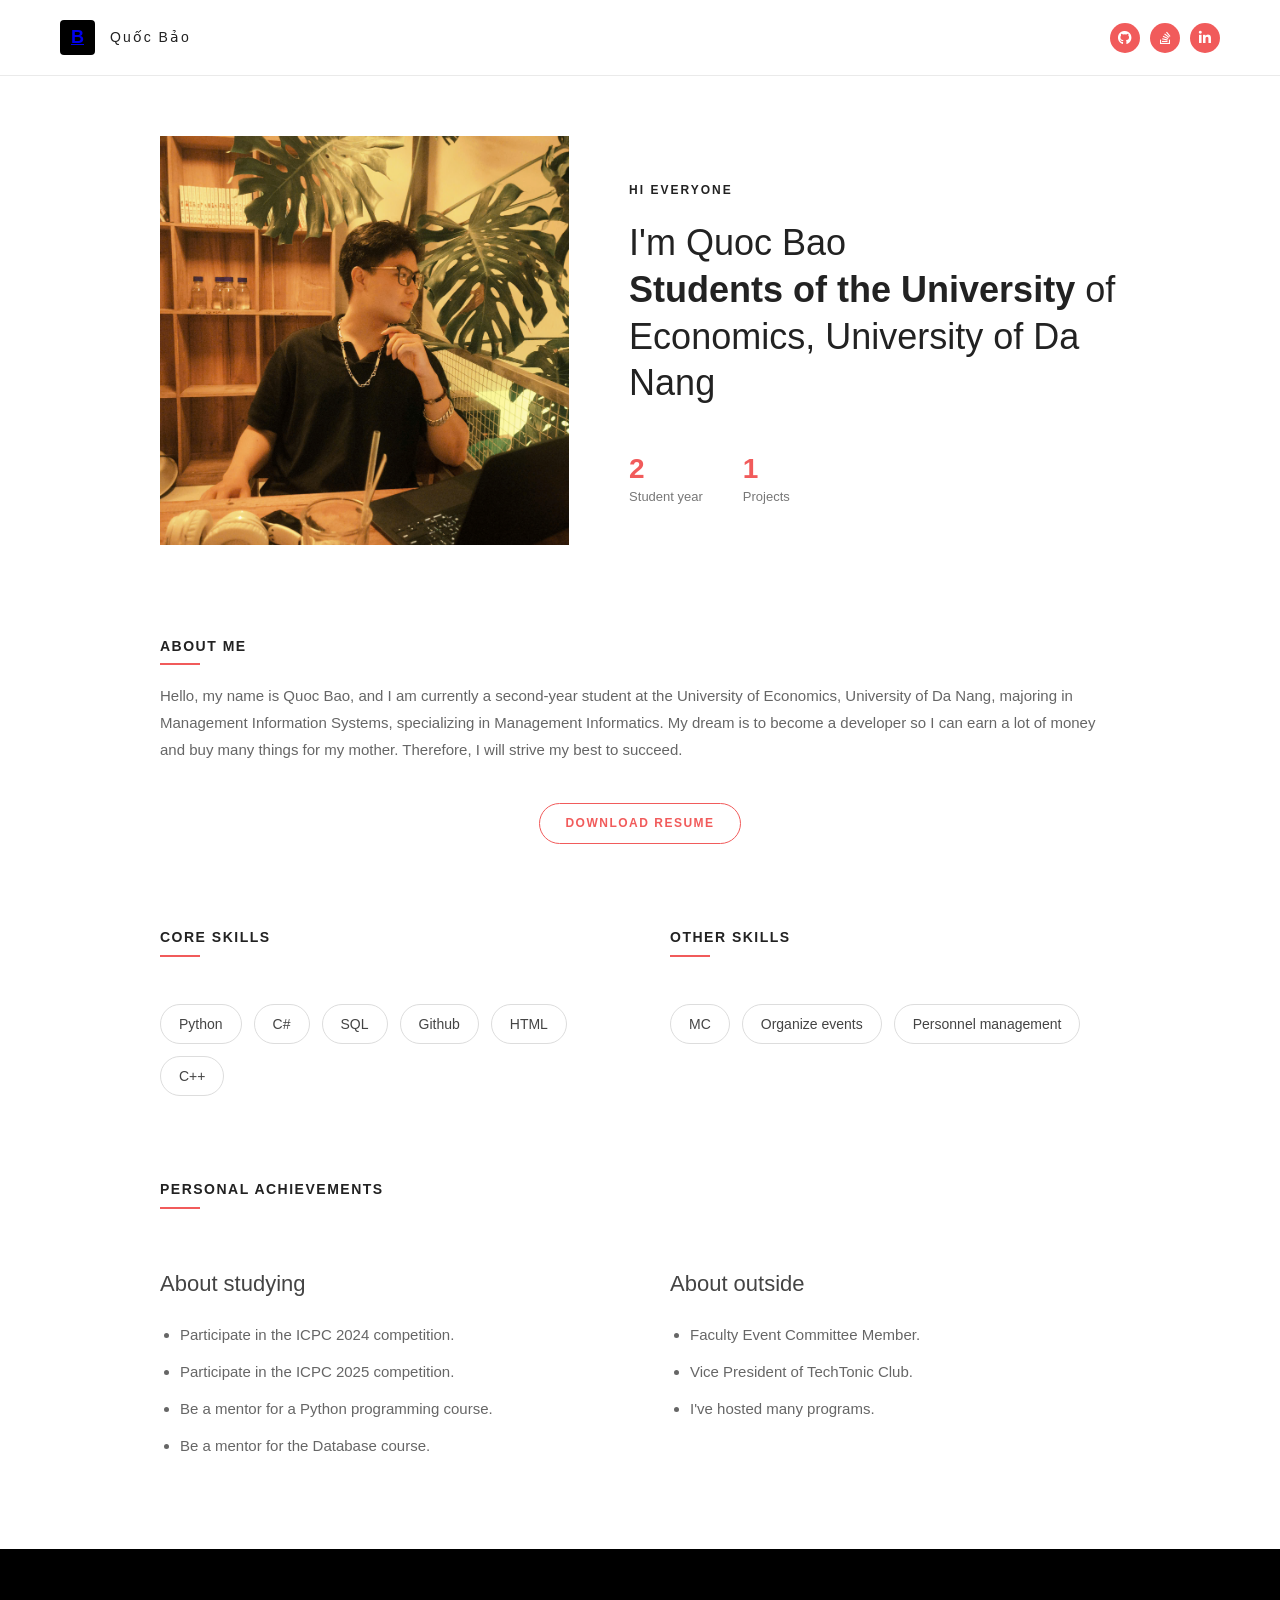
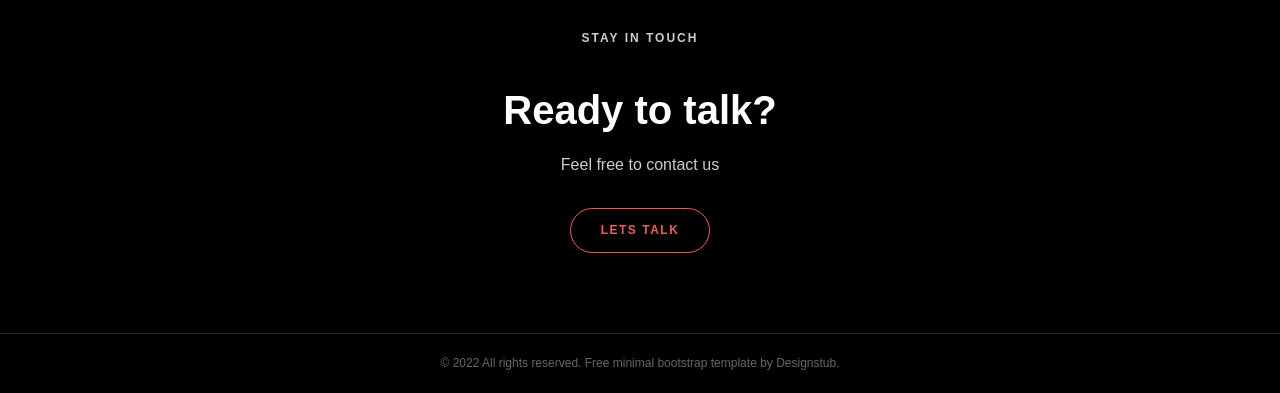
<file: Front_end/Buoi_3/index.html>
<!DOCTYPE html>
<html lang="vi">
<head>
    <meta charset="UTF-8">
    <meta name="viewport" content="width=device-width, initial-scale=1.0">
    <title>Jason Stroff - Portfolio</title>
    <link rel="stylesheet" href="https://cdnjs.cloudflare.com/ajax/libs/font-awesome/6.4.0/css/all.min.css">
    <link rel="stylesheet" href="index.css">
</head>
<body>

    <header id="navbar">
        <div class="nav-container">
            <div class="brand">
                <div class="logo">
                    <a href="index.html" target="_blank">B</a>
                </div>
                <span class="name">Quốc Bảo</span>
            </div>
            <div class="social-links">
                <a href="https://github.com/qbao020206-tech/S-Group/tree/Front-end" target="_blank"><i class="fab fa-github"></i></a>
                <a href="index.html"><i class="fab fa-stack-overflow"></i></a>
                <a href="index.html"><i class="fab fa-linkedin-in"></i></a>
            </div>
        </div>
    </header>

    <main class="container">
        
        <section class="hero">
            <div class="hero-image">
                <img src="Me.jpg" alt="Quoc_Bao">
            </div>
            <div class="hero-content">
                <p class="subtitle">HI EVERYONE</p>
                <h1>I'm Quoc Bao <br> 
                    <strong>Students of the University</strong> of Economics, University of Da Nang
                </h1>
                <div class="stats">
                    <div class="stat-item">
                        <h2>2</h2>
                        <p>Student year</p>
                    </div>
                    <div class="stat-item">
                        <h2>1</h2>
                        <p>Projects</p>
                    </div>
                </div>
            </div>
        </section>

        <section class="about section-padding">
            <h3 class="section-title">ABOUT ME</h3>
            <p class="text-muted mb-40">
                Hello, my name is Quoc Bao, and I am currently a second-year student at the University of Economics, University of Da Nang, majoring in Management Information Systems, 
                specializing in Management Informatics. My dream is to become a developer so I can earn a lot of money and buy many things for my mother. Therefore, I will strive my best 
                to succeed.
            </p>
            <div class="text-center">
                <a href="#" class="btn-outline">DOWNLOAD RESUME</a>
            </div>
        </section>

        <section class="skills section-padding">
            <div class="grid-2">
                <div class="skill-col">
                    <h3 class="section-title">CORE SKILLS</h3>
                    <div class="tags">
                        <span class="tag">Python</span>
                        <span class="tag">C#</span>
                        <span class="tag">SQL</span>
                        <span class="tag">Github</span>
                        <span class="tag">HTML</span>
                        <span class="tag">C++</span>
                    </div>
                </div>
                <div class="skill-col">
                    <h3 class="section-title">OTHER SKILLS</h3>
                    <div class="tags">
                        <span class="tag">MC</span>
                        <span class="tag">Organize events</span>
                        <span class="tag">Personnel management</span>
                    </div>
                </div>
            </div>
        </section>

        <section class="experience section-padding">
            <h3 class="section-title">PERSONAL ACHIEVEMENTS</h3>
            <div class="grid-2 mt-40">
                <div class="exp-col">
                    <h4 class="company">About studying</h4>
                    <ul class="exp-list text-muted">
                        <li>Participate in the ICPC 2024 competition.</li>
                        <li>Participate in the ICPC 2025 competition.</li>
                        <li>Be a mentor for a Python programming course.</li>
                        <li>Be a mentor for the Database course.</li>
                    </ul>
                </div>
                <div class="exp-col">
                    <h4 class="company">About outside</h4>
                    <ul class="exp-list text-muted">
                        <li>Faculty Event Committee Member.</li>
                        <li>Vice President of TechTonic Club.</li>
                        <li>I've hosted many programs.</li>
                    </ul>
                </div>
            </div>
        </section>


    </main>

    <footer class="footer">
        <div class="footer-content">
            <p class="footer-subtitle">STAY IN TOUCH</p>
            <h2>Ready to talk?</h2>
            <p>Feel free to contact us</p>
            <a href="#" class="btn-outline-dark">LETS TALK</a>
        </div>
        <div class="copyright">
            <p>© 2022 All rights reserved. Free minimal bootstrap template by Designstub.</p>
        </div>
    </footer>

</body>
</html>
</file>
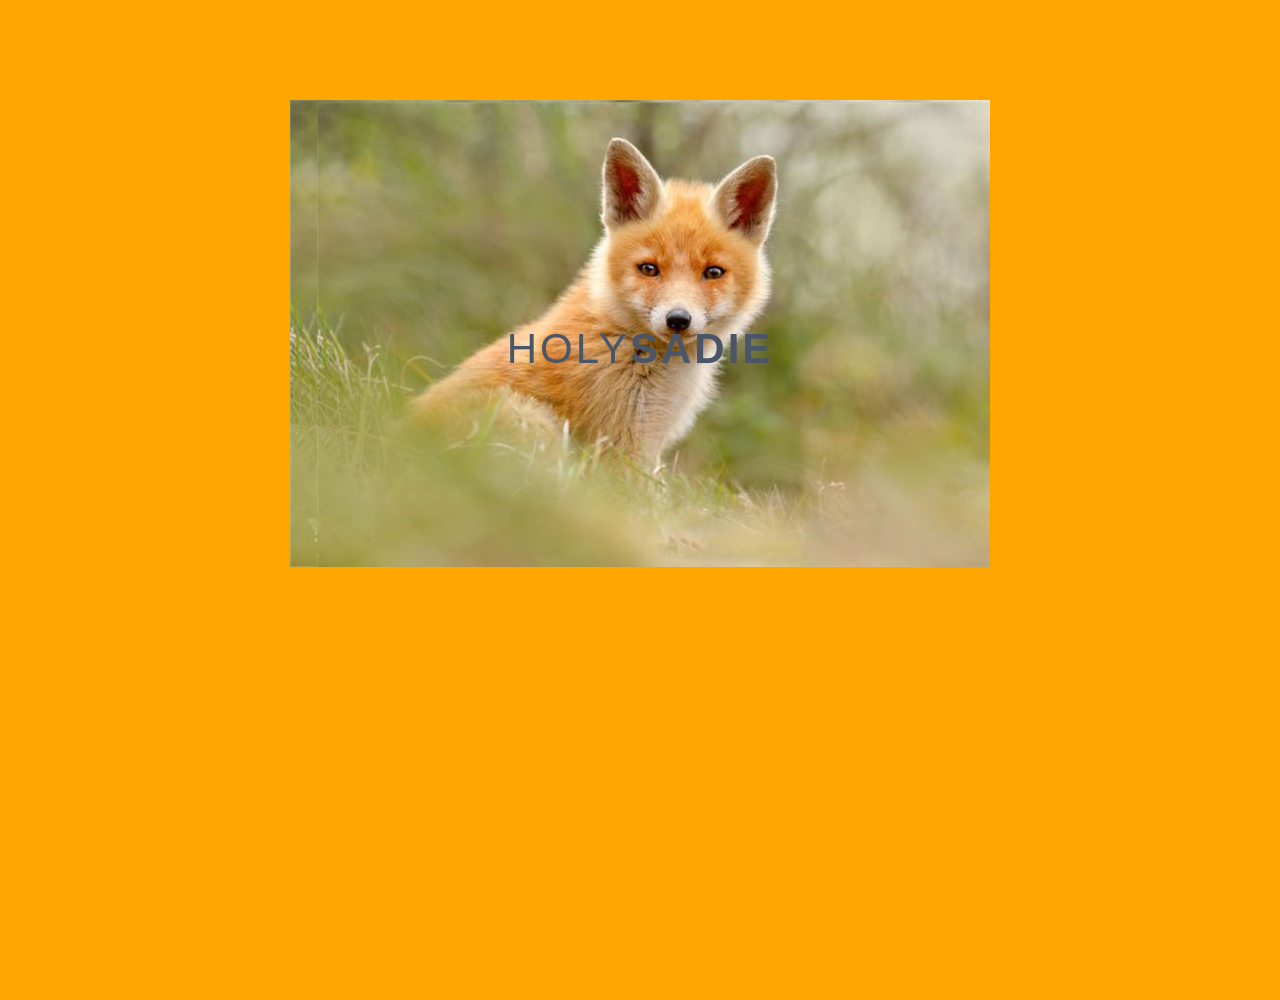
<file: Front_end/Buoi_4/index.html>
<!DOCTYPE html>
<html lang="en">
<head>
    <meta charset="UTF-8">
    <meta name="viewport" content="width=device-width, initial-scale=1.0">
    <title>Document</title>
    <style>
        body {
            margin: 0;
            padding: 0;
            background-color: orange;
            height: 100vh;
            display: flex;
            justify-content: center;
            align-items: flex-start;
            padding-top:100px;
        }
        .cl-image {
            width: 700px;
            height: 450px;
            background-size: cover;
            background-position: center;
            position: relative
        }

        .overlay {
            position: absolute;
            top: 0;
            left: 0;
            width: 100%;
            height: 100%;
            background-color: rgba(248, 225, 182,0.4); /* Màu đen trong suốt 40% */
            opacity: 0; /* Mặc định tàng hình */
            transition: opacity 0.4s ease; /* Hiệu ứng mượt 0.4 giây */
            
        }
        .cl-title{
            position: absolute;
            top: 50%;            /* Đẩy từ trên xuống 30% khung ảnh */
            left: 0;
            width: 100%;         /* Chiếm trọn chiều ngang để text-align hoạt động */
            text-align: center;  /* Căn giữa chữ tuyệt đối */
            color: #4a5568;      /* Đảm bảo chữ màu trắng */
            font-family: Arial, sans-serif;
            font-size: 42px;
            letter-spacing: 3px; /* Giãn chữ giống ảnh gốc */
            margin: 0;
            transition: all 0.4s ease;
        }
        .cl-first {
            font-weight: 300;
        }
        .cl-last {
            font-weight: 900;
        }
        .cl-subtitle {
            position: absolute; 
            bottom: 40px; 
            width: 100%;
            text-align: center; 
            color: white;
            font-family: 'Courier New', Courier, monospace; 
            font-size: 20px;
            line-height: 1.6;
            opacity: 0;
            margin: 0;
            transition: opacity 0.4s ease;
            
        }

        .cl-image:hover .overlay {
            opacity: 1; /* Khi hover vào ảnh, lớp phủ sẽ hiện lên */
        }
        .cl-image:hover .cl-title {
            top: 30%;
            color: white; 
            transition: all 0.4s ease;

        }
        .cl-image:hover .cl-subtitle {
            opacity: 1;
        }

    </style>
</head>
<body>
    <div class="cl-image">
        <img src="hinhconcao.jpg">
        <div class="overlay"></div>
        <div class="Text_img">
            <h1 class="cl-title">
                <span class="cl-first">HOLY</span><span class="cl-last">SADIE</span>
            </h1>
            <p class="cl-subtitle">
               SADIE NEVER TOOK HER EYES OFF ME.<br>
               SHE HAD A DARK SOUL.
            </p>
        
        
        </div>
    </div>
</body>
</html>
</file>
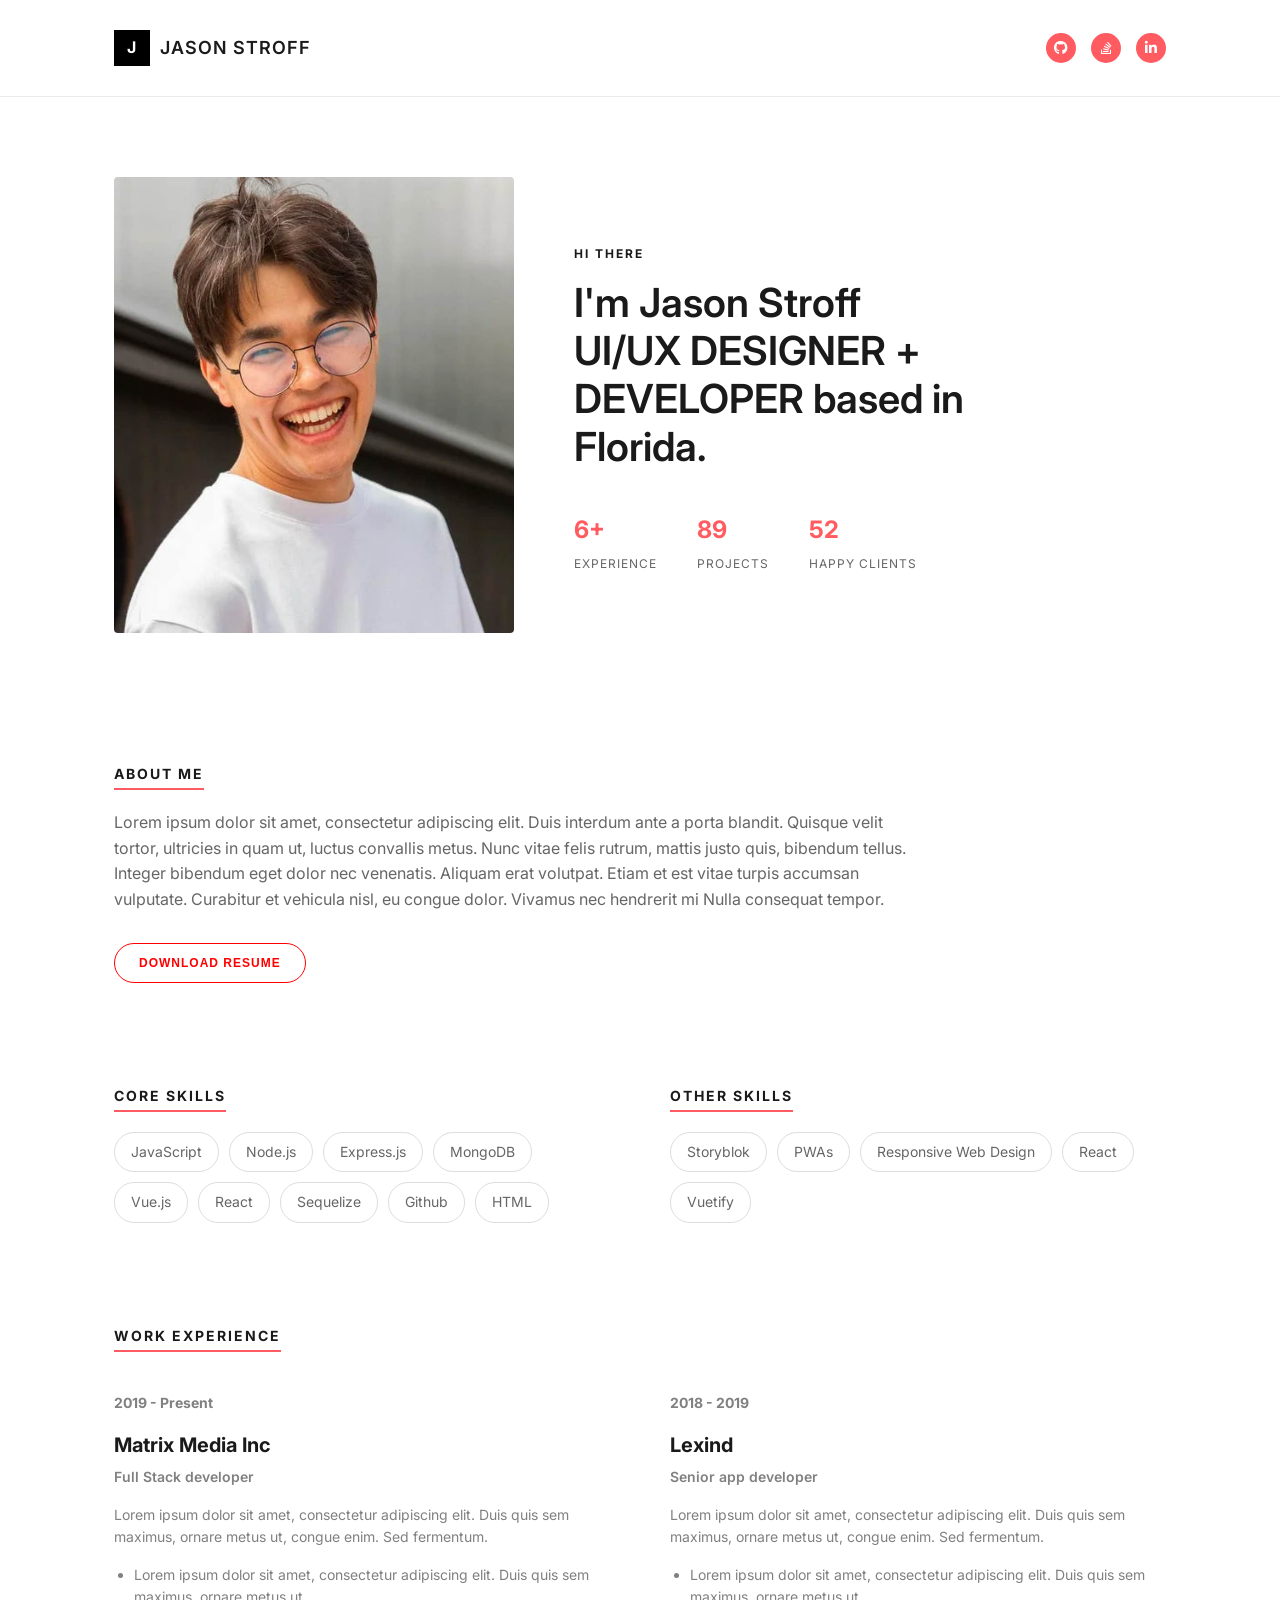
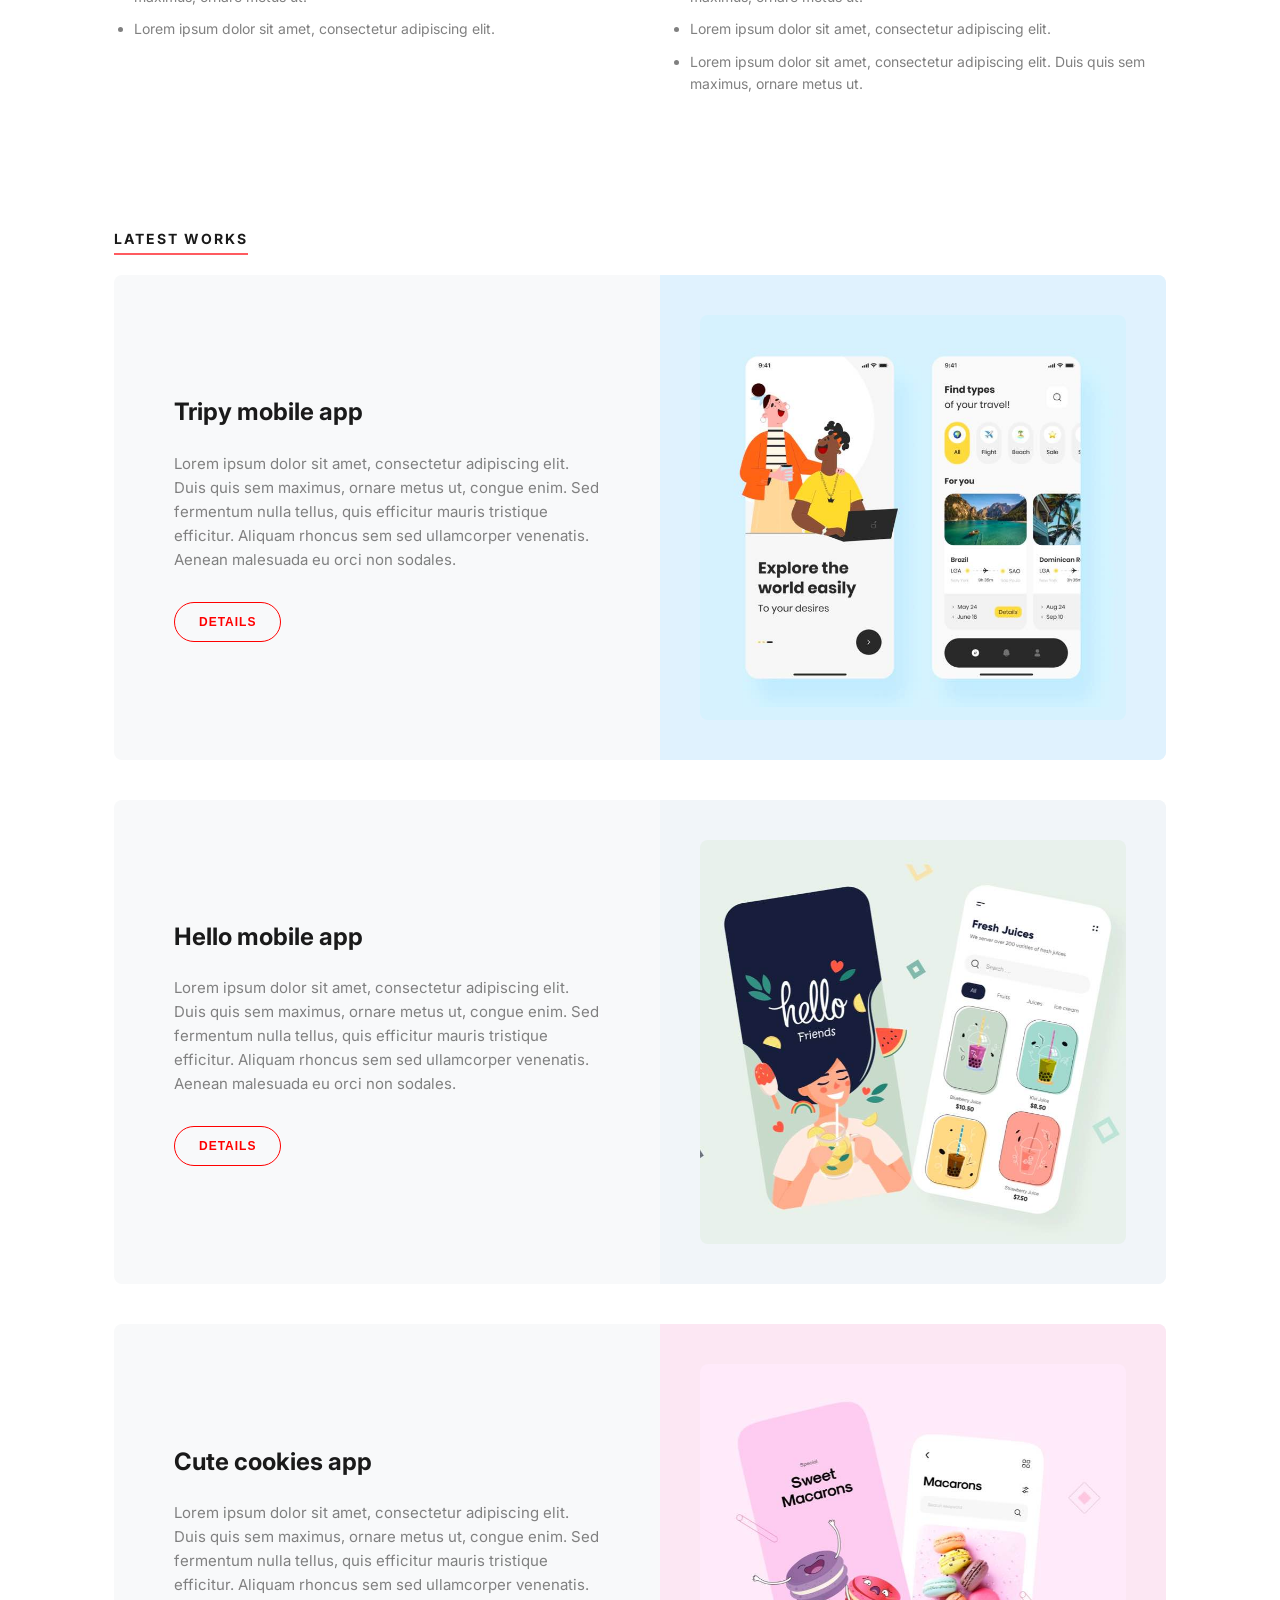
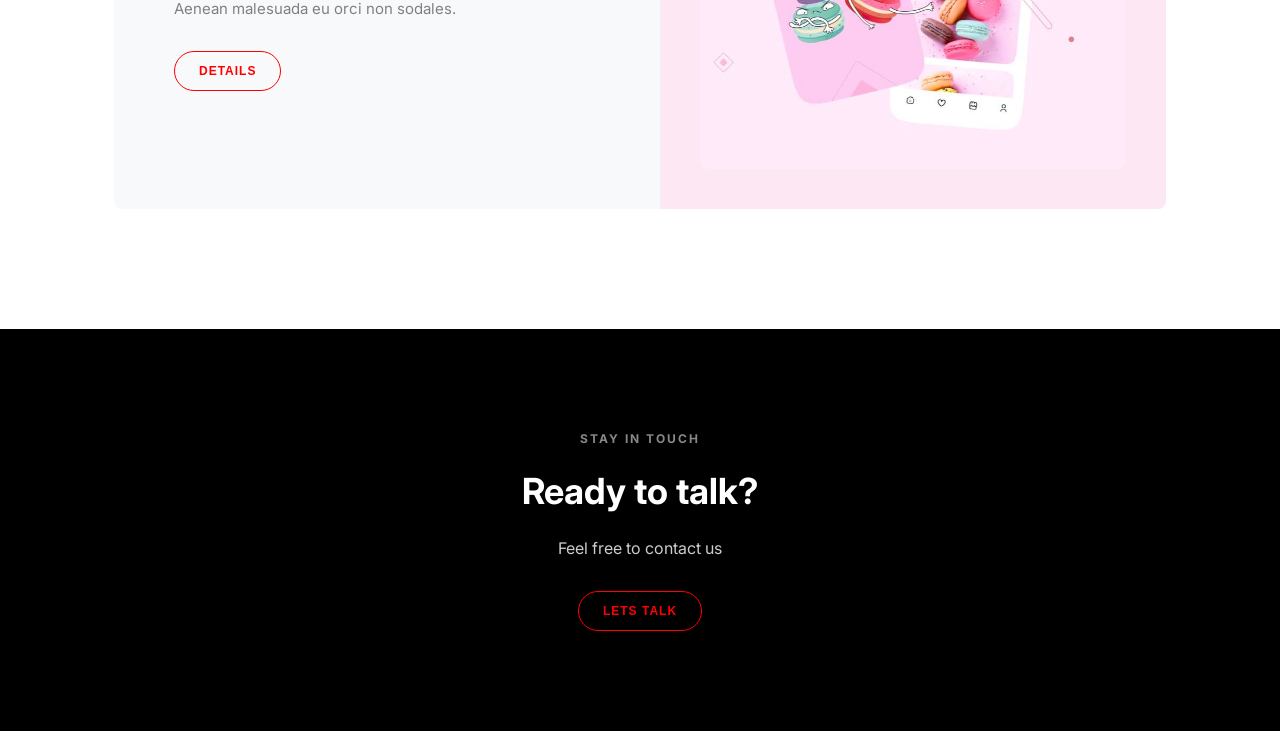
<file: Front_end/CV/index.html>
<!DOCTYPE html>
<html lang="vi">
<head>
    <meta charset="UTF-8">
    <meta name="viewport" content="width=device-width, initial-scale=1.0">
    <title>Jason Stroff - Portfolio</title>
    <link rel="stylesheet" href="https://cdnjs.cloudflare.com/ajax/libs/font-awesome/6.0.0-beta3/css/all.min.css">
    <link href="https://fonts.googleapis.com/css2?family=Inter:wght@400;500;600;700&display=swap" rel="stylesheet">
    <style>
        :root {
            --primary-red: #ff5b60;
            --text-dark: #1a1a1a;
            --text-gray: #666666;
            --font-main: 'Inter', sans-serif;
        }

        * {
            margin: 0;
            padding: 0;
            box-sizing: border-box;
        }

        html, body {
            overflow-x: hidden;
            width: 100%;
        }

        body {
            font-family: var(--font-main);
            color: var(--text-dark);
            line-height: 1.6;
        }

        a {
            text-decoration: none;
            color: inherit;
        }

        /* ===== CONTAINER - căn giữa và cách đều 2 bên ===== */
        .container {
            max-width: 1100px;
            width: 100%;
            margin: 0 auto;
            padding: 0 24px;
        }

        /* ===== HEADER ===== */
        header {
            border-bottom: 1px solid #eaeaea;
            position: sticky;
            top: 0;
            background-color: white;
            z-index: 1000;
        }

        .header-inner {
            display: flex;
            justify-content: space-between;
            align-items: center;
            padding: 30px 0;
        }

        .logo {
            font-weight: 600;
            font-size: 18px;
            letter-spacing: 1px;
            display: flex;
            align-items: center;
            gap: 10px;
        }

        .logo-icon {
            background-color: black;
            color: white;
            width: 36px;
            height: 36px;
            display: flex;
            align-items: center;
            justify-content: center;
            font-size: 16px;
            font-weight: 700;
        }

        .social-links {
            display: flex;
            gap: 15px;
            align-items: center;
        }

        .social-icon {
            display: flex;
            justify-content: center;
            align-items: center;
            width: 30px;
            height: 30px;
            background-color: #ff5b60;
            border-radius: 50%;
            transition: background-color 0.3s ease;
        }

        .social-icon i {
            color: white;
            font-size: 14px;
        }

        .social-icon:hover {
            background-color: #e04a4f;
        }

        /* ===== HERO ===== */
        .hero-section {
            padding: 80px 0;
        }

        .hero {
            display: flex;
            align-items: center;
            gap: 60px;
        }

        .hero-img {
            flex: 1;
            max-width: 400px;
        }

        .hero-img img {
            width: 100%;
            height: auto;
            border-radius: 4px;
        }

        .hero-content {
            flex: 1;
        }

        .greeting {
            font-size: 12px;
            font-weight: 700;
            letter-spacing: 2px;
            text-transform: uppercase;
            margin-bottom: 15px;
        }

        .hero-content h1 {
            font-size: 40px;
            line-height: 1.2;
            margin-bottom: 40px;
            font-weight: 600;
        }

        .stats {
            display: flex;
            gap: 40px;
            flex-wrap: wrap;
        }

        .stat-item h3 {
            color: var(--primary-red);
            font-size: 24px;
            margin-bottom: 5px;
        }

        .stat-item p {
            font-size: 12px;
            color: var(--text-gray);
            text-transform: uppercase;
            letter-spacing: 1px;
        }

        /* ===== SECTION TITLE ===== */
        .section-title {
            font-size: 14px;
            font-weight: 700;
            letter-spacing: 2px;
            text-transform: uppercase;
            margin-bottom: 25px;
            position: relative;
            display: inline-block;
        }

        .section-title::after {
            content: "";
            position: absolute;
            bottom: -5px;
            left: 0;
            width: 100%;
            height: 2px;
            background-color: var(--primary-red);
        }

        /* ===== ABOUT ===== */
        .about-section {
            padding: 40px 0;
        }

        .about-section p {
            color: var(--text-gray);
            margin-bottom: 30px;
            max-width: 800px;
        }

        .btn {
            display: inline-block;
            padding: 12px 24px;
            border: 1px solid red;
            color: red;
            text-transform: uppercase;
            font-size: 12px;
            font-weight: 600;
            letter-spacing: 1px;
            border-radius: 30px;
            transition: all 0.3s ease;
            cursor: pointer;
            background: transparent;
        }

        .btn:hover {
            background-color: red;
            color: white;
        }

        /* ===== SKILLS ===== */
        .skills-section {
            padding: 60px 0;
        }

        .skills {
            display: flex;
            gap: 60px;
        }

        .skills-col {
            flex: 1;
        }

        .skills-list {
            display: flex;
            flex-wrap: wrap;
            gap: 10px;
        }

        .skill-tag {
            padding: 8px 16px;
            border: 1px solid #ddd;
            border-radius: 20px;
            font-size: 14px;
            color: var(--text-gray);
        }

        /* ===== EXPERIENCE ===== */
        .experience-section {
            padding: 40px 0 80px;
        }

        .experience-inner {
            display: flex;
            gap: 60px;
            margin-top: 20px;
        }

        .exp-col {
            flex: 1;
        }

        .exp-date {
            font-size: 12px;
            font-weight: 700;
            margin-bottom: 10px;
        }

        .exp-col h3 {
            font-size: 20px;
            margin-bottom: 5px;
        }

        .exp-role {
            font-size: 14px;
            font-weight: 600;
            margin-bottom: 15px;
        }

        .exp-col p,
        .exp-col li {
            color: gray;
            font-size: 14px;
        }

        .exp-col p {
            margin-bottom: 15px;
        }

        .exp-col ul {
            padding-left: 20px;
        }

        .exp-col li {
            margin-bottom: 10px;
        }

        /* ===== WORKS ===== */
        .works-section {
            padding: 40px 0 80px;
        }

        .project-card {
            display: flex;
            background-color: #f8f9fa;
            margin-bottom: 40px;
            align-items: center;
            border-radius: 8px;
            overflow: hidden;
        }

        .project-info {
            flex: 1;
            padding: 60px;
        }

        .project-info h3 {
            font-size: 24px;
            margin-bottom: 20px;
        }

        .project-info p {
            color: gray;
            margin-bottom: 30px;
            font-size: 15px;
        }

        .project-img {
            flex: 1;
            display: flex;
            justify-content: center;
            align-items: center;
            padding: 40px;
        }

        .project-img img {
            max-width: 100%;
            height: auto;
            border-radius: 8px;
        }

        /* ===== FOOTER ===== */
        footer {
            background-color: black;
            color: white;
            text-align: center;
            padding: 100px 0;
        }

        .footer-subtitle {
            font-size: 12px;
            font-weight: 700;
            letter-spacing: 2px;
            text-transform: uppercase;
            color: #888;
            margin-bottom: 15px;
        }

        .footer-title {
            font-size: 36px;
            margin-bottom: 15px;
        }

        .footer-desc {
            color: #ccc;
            margin-bottom: 30px;
        }

        footer .btn {
            border-color: red;
            color: red;
        }

        footer .btn:hover {
            background-color: red;
            color: white;
        }

        /* ===== RESPONSIVE ===== */
        @media (max-width: 768px) {
            .js {
                display: none;
            }

            .hero {
                flex-direction: column;
                gap: 30px;
            }

            .hero-img {
                max-width: 100%;
            }

            .hero-content h1 {
                font-size: 28px;
            }

            .stats {
                gap: 20px;
            }

            .skills {
                flex-direction: column;
                gap: 30px;
            }

            .skills-section {
                padding: 40px 0;
            }

            .experience-inner {
                flex-direction: column;
                gap: 40px;
            }

            .project-card {
                flex-direction: column;
            }

            .project-info {
                padding: 30px;
            }

            .project-img {
                padding: 20px;
            }

            .footer-title {
                font-size: 26px;
            }
        }

        @media (max-width: 480px) {
            .hero-content h1 {
                font-size: 24px;
            }

            .stat-item h3 {
                font-size: 20px;
            }
        }
    </style>
</head>
<body>

    <!-- HEADER -->
    <header>
        <div class="container">
            <div class="header-inner">
                <div class="logo">
                    <div class="logo-icon">J</div>
                    <span class="js">JASON STROFF</span>
                </div>
                <div class="social-links">
                    <a href="https://github.com/qbao020206-tech/S-Group/tree/Front-end" target="_blank" class="social-icon">
                        <i class="fab fa-github"></i>
                    </a>
                    <a href="https://stackoverflow.com/" target="_blank" class="social-icon">
                        <i class="fab fa-stack-overflow"></i>
                    </a>
                    <a href="https://www.linkedin.com/" target="_blank" class="social-icon">
                        <i class="fab fa-linkedin-in"></i>
                    </a>
                </div>
            </div>
        </div>
    </header>

    <!-- HERO -->
    <section class="hero-section">
        <div class="container">
            <div class="hero">
                <div class="hero-img">
                    <img src="backgroud.jpg" alt="Jason Stroff Portrait">
                </div>
                <div class="hero-content">
                    <p class="greeting">Hi there</p>
                    <h1>I'm Jason Stroff<br>UI/UX DESIGNER +<br>DEVELOPER based in<br>Florida.</h1>
                    <div class="stats">
                        <div class="stat-item">
                            <h3>6+</h3>
                            <p>Experience</p>
                        </div>
                        <div class="stat-item">
                            <h3>89</h3>
                            <p>Projects</p>
                        </div>
                        <div class="stat-item">
                            <h3>52</h3>
                            <p>Happy Clients</p>
                        </div>
                    </div>
                </div>
            </div>
        </div>
    </section>

    <!-- ABOUT -->
    <section class="about-section">
        <div class="container">
            <h2 class="section-title">About Me</h2>
            <p>Lorem ipsum dolor sit amet, consectetur adipiscing elit. Duis interdum ante a porta blandit. Quisque velit tortor, ultricies in quam ut, luctus convallis metus. Nunc vitae felis rutrum, mattis justo quis, bibendum tellus. Integer bibendum eget dolor nec venenatis. Aliquam erat volutpat. Etiam et est vitae turpis accumsan vulputate. Curabitur et vehicula nisl, eu congue dolor. Vivamus nec hendrerit mi Nulla consequat tempor.</p>
            <button class="btn">Download Resume</button>
        </div>
    </section>

    <!-- SKILLS -->
    <section class="skills-section">
        <div class="container">
            <div class="skills">
                <div class="skills-col">
                    <h2 class="section-title">Core Skills</h2>
                    <div class="skills-list">
                        <span class="skill-tag">JavaScript</span>
                        <span class="skill-tag">Node.js</span>
                        <span class="skill-tag">Express.js</span>
                        <span class="skill-tag">MongoDB</span>
                        <span class="skill-tag">Vue.js</span>
                        <span class="skill-tag">React</span>
                        <span class="skill-tag">Sequelize</span>
                        <span class="skill-tag">Github</span>
                        <span class="skill-tag">HTML</span>
                    </div>
                </div>
                <div class="skills-col">
                    <h2 class="section-title">Other Skills</h2>
                    <div class="skills-list">
                        <span class="skill-tag">Storyblok</span>
                        <span class="skill-tag">PWAs</span>
                        <span class="skill-tag">Responsive Web Design</span>
                        <span class="skill-tag">React</span>
                        <span class="skill-tag">Vuetify</span>
                    </div>
                </div>
            </div>
        </div>
    </section>

    <!-- EXPERIENCE -->
    <section class="experience-section">
        <div class="container">
            <h2 class="section-title">Work Experience</h2>
            <div class="experience-inner">
                <div class="exp-col">
                    <p class="exp-date">2019 - Present</p>
                    <h3>Matrix Media Inc</h3>
                    <p class="exp-role">Full Stack developer</p>
                    <p>Lorem ipsum dolor sit amet, consectetur adipiscing elit. Duis quis sem maximus, ornare metus ut, congue enim. Sed fermentum.</p>
                    <ul>
                        <li>Lorem ipsum dolor sit amet, consectetur adipiscing elit. Duis quis sem maximus, ornare metus ut.</li>
                        <li>Lorem ipsum dolor sit amet, consectetur adipiscing elit.</li>
                    </ul>
                </div>
                <div class="exp-col">
                    <p class="exp-date">2018 - 2019</p>
                    <h3>Lexind</h3>
                    <p class="exp-role">Senior app developer</p>
                    <p>Lorem ipsum dolor sit amet, consectetur adipiscing elit. Duis quis sem maximus, ornare metus ut, congue enim. Sed fermentum.</p>
                    <ul>
                        <li>Lorem ipsum dolor sit amet, consectetur adipiscing elit. Duis quis sem maximus, ornare metus ut.</li>
                        <li>Lorem ipsum dolor sit amet, consectetur adipiscing elit.</li>
                        <li>Lorem ipsum dolor sit amet, consectetur adipiscing elit. Duis quis sem maximus, ornare metus ut.</li>
                    </ul>
                </div>
            </div>
        </div>
    </section>

    <!-- WORKS -->
    <section class="works-section">
        <div class="container">
            <h2 class="section-title">Latest Works</h2>

            <div class="project-card">
                <div class="project-info">
                    <h3>Tripy mobile app</h3>
                    <p>Lorem ipsum dolor sit amet, consectetur adipiscing elit. Duis quis sem maximus, ornare metus ut, congue enim. Sed fermentum nulla tellus, quis efficitur mauris tristique efficitur. Aliquam rhoncus sem sed ullamcorper venenatis. Aenean malesuada eu orci non sodales.</p>
                    <button class="btn">Details</button>
                </div>
                <div class="project-img" style="background-color: #e0f2fe;">
                    <img src="the1.jpg" alt="Tripy mobile app">
                </div>
            </div>

            <div class="project-card">
                <div class="project-info">
                    <h3>Hello mobile app</h3>
                    <p>Lorem ipsum dolor sit amet, consectetur adipiscing elit. Duis quis sem maximus, ornare metus ut, congue enim. Sed fermentum nulla tellus, quis efficitur mauris tristique efficitur. Aliquam rhoncus sem sed ullamcorper venenatis. Aenean malesuada eu orci non sodales.</p>
                    <button class="btn">Details</button>
                </div>
                <div class="project-img" style="background-color: #f1f5f9;">
                    <img src="the2.jpg" alt="Hello mobile app">
                </div>
            </div>

            <div class="project-card">
                <div class="project-info">
                    <h3>Cute cookies app</h3>
                    <p>Lorem ipsum dolor sit amet, consectetur adipiscing elit. Duis quis sem maximus, ornare metus ut, congue enim. Sed fermentum nulla tellus, quis efficitur mauris tristique efficitur. Aliquam rhoncus sem sed ullamcorper venenatis. Aenean malesuada eu orci non sodales.</p>
                    <button class="btn">Details</button>
                </div>
                <div class="project-img" style="background-color: #fce7f3;">
                    <img src="the3.jpg" alt="Cute cookies app">
                </div>
            </div>
        </div>
    </section>

    <!-- FOOTER -->
    <footer>
        <div class="container">
            <p class="footer-subtitle">Stay In Touch</p>
            <h2 class="footer-title">Ready to talk?</h2>
            <p class="footer-desc">Feel free to contact us</p>
            <button class="btn">Lets Talk</button>
        </div>
    </footer>

</body>
</html>
</file>
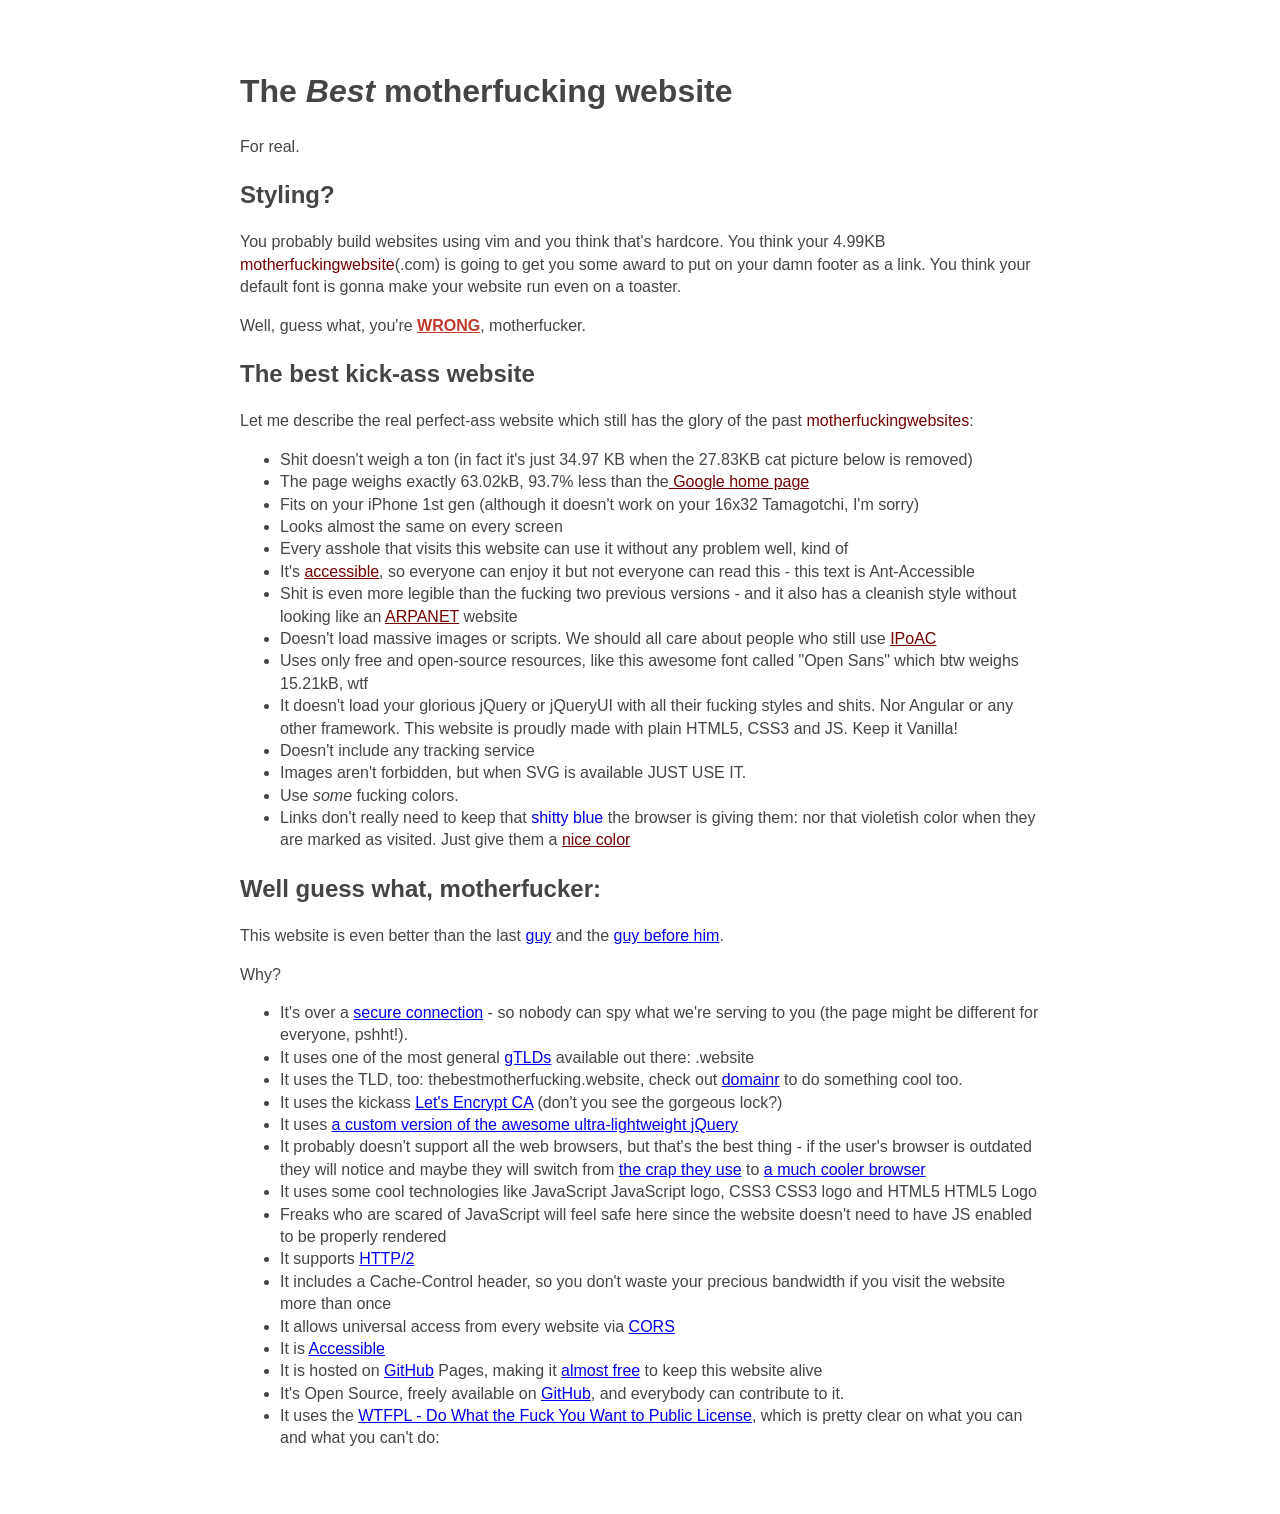
<file: Front_end/Buoi_2/BTVN/index.html>
<!DOCTYPE html>
<html lang="en">
<head>
    <meta charset="UTF-8">
    <meta name="viewport" content="width=device-width, initial-scale=1.0">
    <title>Document</title>
    <style>
        body {
            font-family: Open Sans, Arial;
            color: #454545;
            font-size: 16px;
            margin: 2em auto;
            max-width: 800px;
            padding: 1em;
            line-height: 1.4;
            -webkit-hyphens: auto;
            -ms-hyphens: auto;
            hyphens: auto;
        }
        .word_red{
            color: #730000;
        }
        .red {
            color: #c0392b;
            font-weight: 600;
        }
        .word_blue{
            color: #0000ee;
            cursor: not-allowed;
        }

    </style>
</head>
<body>
    <h1>The <i>Best</i> motherfucking website</h1>
    <p>For real.</p>

    <h2>Styling?</h2>
    <p>You probably build websites using vim and you think that's 
        hardcore. You think your 4.99KB <span class="word_red">motherfuckingwebsite</span>(.com) is 
        going to get you some award to put on your damn footer as a link.
        You think your default font is gonna make your website run even 
        on a toaster.</p>
    <p>Well, guess what, you're <u class="red">WRONG</u>, motherfucker.</p>

    <h2>The best kick-ass website</h2>
    <p>Let me describe the real perfect-ass website which still has the glory of the past <span class="word_red">motherfuckingwebsites</span>:</p>
    <ul>
        <li>Shit doesn't weigh a ton (in fact it's just 34.97 KB when the 27.83KB cat picture below is removed)</li>
        <li>The page weighs exactly 63.02kB, 93.7% less than the<a href="https://www.google.com/" target="_blank" class="word_red"> Google home page</a></li>
        <li>Fits on your iPhone 1st gen (although it doesn't work on your 16x32 Tamagotchi, I'm sorry)</li>
        <li>Looks almost the same on every screen</li>
        <li>Every asshole that visits this website can use it without any problem well, kind of</li>
        <li>It's <a href="https://www.w3.org/TR/WCAG20/" target="_blank" class="word_red">accessible</a>, so everyone can enjoy it but not everyone can read this - this text is Ant-Accessible</li>
        <li>Shit is even more legible than the fucking two previous versions - and it also has a cleanish style without looking like an <a href="https://en.wikipedia.org/wiki/ARPANET" target="_blank" class="word_red">ARPANET</a> website</li>
        <li>Doesn't load massive images or scripts. We should all care about people who still use <a href="https://en.wikipedia.org/wiki/IP_over_Avian_Carriers" target="_blank" class="word_red">IPoAC</a></li>
        <li>Uses only free and open-source resources, like this awesome font called "Open Sans" which btw weighs 15.21kB, wtf</li>
        <li>It doesn't load your glorious jQuery or jQueryUI with all their fucking styles and shits. Nor Angular or any other framework. This website is proudly made with plain HTML5, CSS3 and JS. Keep it Vanilla!</li>
        <li>Doesn't include any tracking service</li>
        <li>Images aren't forbidden, but when SVG is available JUST USE IT.</li>
        <li>Use <em>some</em> fucking colors.</li>
        <li>Links don't really need to keep that <span class="word_blue">shitty blue</span> the browser is giving them: nor that violetish color when they are marked as visited. Just give them a <a href="https://www.colorhexa.com/0077aa" target="_blank" class="word_red">nice color</a></li>
    </ul>

    <h2>Well guess what, motherfucker:</h2>
    <p>This website is even better than the last <a href="https://motherfuckingwebsite.com/" target="_blank">guy</a> and the <a href="http://bettermotherfuckingwebsite.com/" target="_blank">guy before him</a>.</p>
    <p>Why?</p>
    <ul>
        <li>It's over a <a href="https://en.wikipedia.org/wiki/HTTPS" target="_blank">secure connection</a> - so nobody can spy what we're serving to you (the page might be different for everyone, pshht!).</li>
        <li>It uses one of the most general <a href="https://en.wikipedia.org/wiki/Generic_top-level_domain" target="_blank">gTLDs</a> available out there: .website</li>
        <li>It uses the TLD, too: thebestmotherfucking.website, check out <a href="https://domainr.com/" target="_blank">domainr</a> to do something cool too.</li>
        <li>It uses the kickass <a href="https://letsencrypt.org/" target="_blank">Let's Encrypt CA</a> (don't you see the gorgeous lock?)</li>
        <li>It uses <a href="https://thebestmotherfucking.website/js/jquery-3.5.1.min.js" target="_blank">a custom version of the awesome ultra-lightweight jQuery</a></li>
        <li>It probably doesn't support all the web browsers, but that's the best thing - if the user's browser is outdated they will notice and maybe they will switch from <a href="https://support.microsoft.com/vi-VN/internet-explorer/internet-explorer-help" target="_blank">the crap they use</a> to <a href="https://www.firefox.com/vi/" target="_blank">a much cooler browser</a></li>
        <li>It uses some cool technologies like JavaScript JavaScript logo, CSS3 CSS3 logo and HTML5 HTML5 Logo</li>
        <li>Freaks who are scared of JavaScript will feel safe here since the website doesn't need to have JS enabled to be properly rendered</li>
        <li>It supports <a href="https://en.wikipedia.org/wiki/HTTP/2" target="_blank">HTTP/2</a></li>
        <li>It includes a Cache-Control header, so you don't waste your precious bandwidth if you visit the website more than once</li>
        <li>It allows universal access from every website via <a href="https://enable-cors.org/" target="_blank">CORS</a></li>
        <li>It is <a href="https://www.w3.org/WAI/fundamentals/accessibility-intro/">Accessible</a></li>
        <li>It is hosted on <a href="https://docs.github.com/fr/pages" target="_blank">GitHub</a> Pages, making it <a href="https://www.namecheap.com/domains/registration/gtld/website/" target="_blank">almost free</a> to keep this website alive</li>
        <li>It's Open Source, freely available on <a href="https://github.com/denysvitali/thebestmotherfuckingwebsite/" target="_blank">GitHub</a>, and everybody can contribute to it.</li>
        <li>It uses the <a href="https://www.wtfpl.net/" target="_blank">WTFPL - Do What the Fuck You Want to Public License</a>, which is pretty clear on what you can and what you can't do:</li>
    </ul>

</body>
</html>
</file>
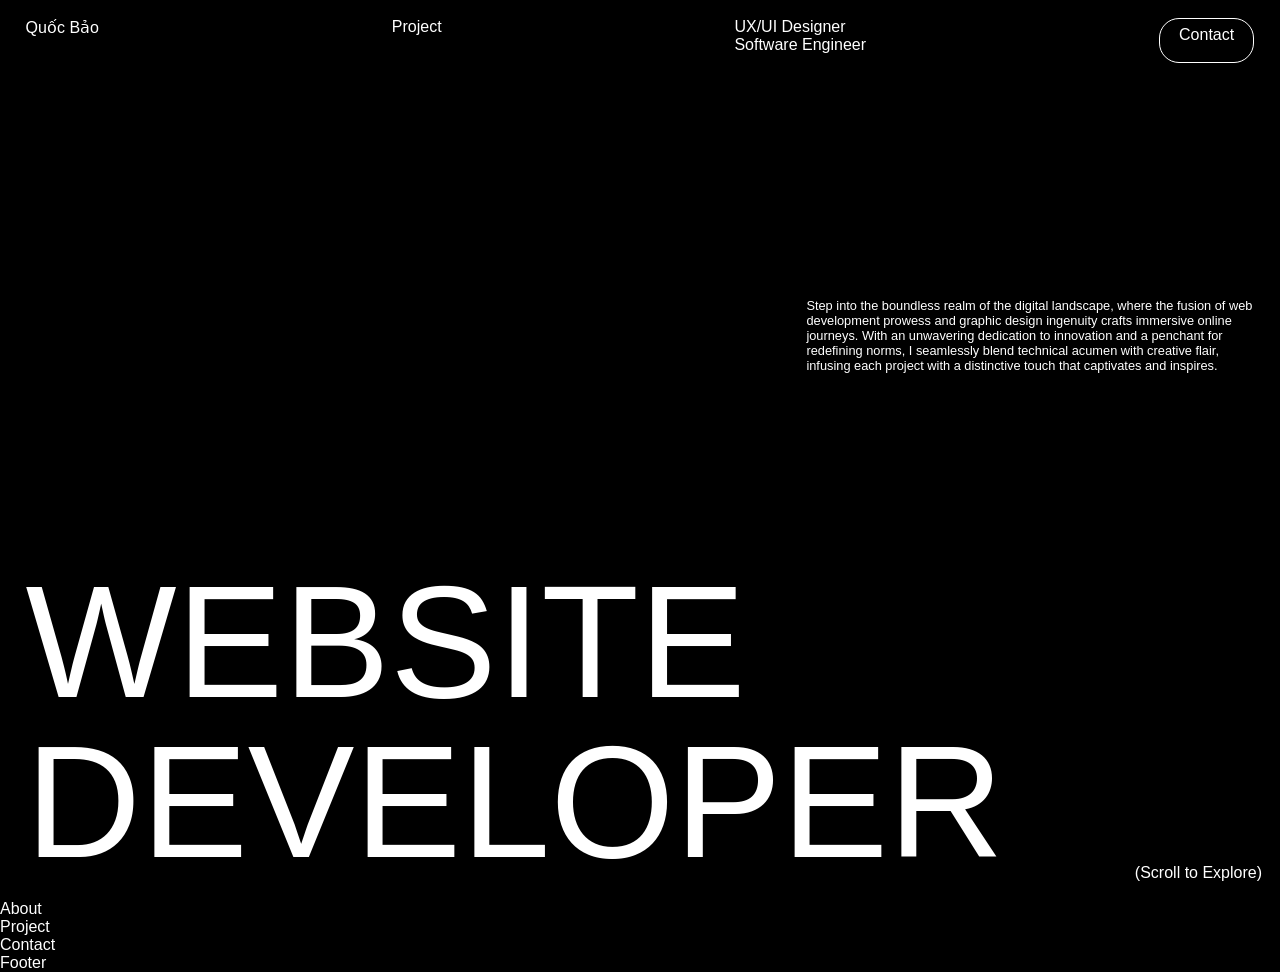
<file: Front_end/Buoi_3/BTVN/index.html>
<!DOCTYPE html>
<html lang="en">

<head>
    <meta charset="UTF-8">
    <meta name="viewport" content="width=device-width, initial-scale=1.0">
    <title>My Portfolio</title>
    <link rel="stylesheet" href="index.css">
</head>

<body>
    <div class="home_section">
        <nav>
            <span>Quốc Bảo</span>

            <span>Project</span>

            <span>
                UX/UI Designer
                <br />
                Software Engineer
            </span>

            <span class="nav_contact_link">Contact</span>

        </nav>
        
        <span class="sub_hero_text">
            <p>Step into the boundless realm of the digital landscape, where the fusion of web development prowess and
                graphic design ingenuity crafts immersive online journeys. With an unwavering dedication to innovation
                and a penchant for redefining norms, I seamlessly blend technical acumen with creative flair, infusing
                each project with a distinctive touch that captivates and inspires.
            </p>
            </span>
        <span class="Hero_text">
            website
            <br />
            developer
        </span>
    <span class="scroll_btn">(Scroll to Explore)</span>
    </div>
  


    <div class="about_section">
        About  
    </div>

    <div class="project_section">
        Project
    </div>

    <div class="contact_section">
        Contact
    </div>

    <div class="footer">
        Footer
    </div>
</body>

</html>
</file>
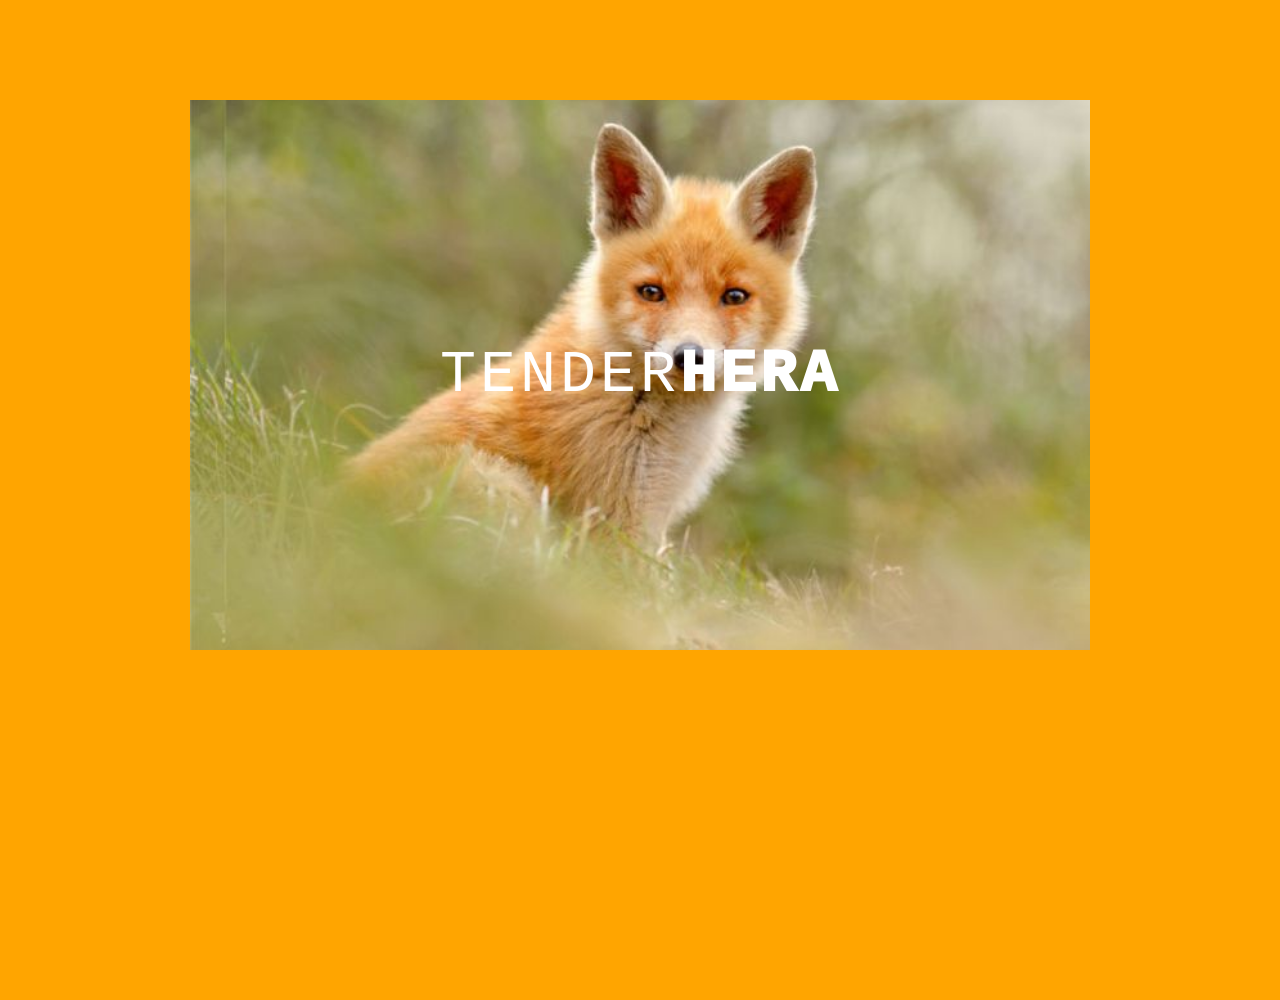
<file: Front_end/Buoi_4/BTVN/index.html>
<!DOCTYPE html>
<html lang="en">
<head>
    <meta charset="UTF-8">
    <meta name="viewport" content="width=device-width, initial-scale=1.0">
    <link rel="stylesheet" href="https://cdnjs.cloudflare.com/ajax/libs/font-awesome/6.4.0/css/all.min.css">
    <title>Animation</title>
    <style>
        body{
           margin:0;
           padding:0;
           background-color: orange;
           height: 100vh; 
           display: flex;
           justify-content: center;
           align-items: flex-start;
           padding-top:100px;
        }
        .image{
            width: 900px;
            height: 550px;
            background-image: url('hinhconcao.jpg');
            background-size: cover;
            background-position: center;
            position: relative
        }
        .img-text{
            position: absolute;
            top: 50%; 
            left: 50%; 
            transform: translate(-50%, -50%);
            color: white;
            font-family: 'Courier New', Courier, monospace; 
            font-size: 60px;
            letter-spacing: 4px;
            width: 100%;
            text-align: center;
            opacity: 1;
            transition: all 0.5s ease;
        }
        .first{
            font-weight: 300;
        }
        .last{
            font-weight: 1000;
        }

        .image:hover .img-text{
            position: absolute;
            top: 50%; 
            left: 50%; 
            transform: translate(-50%, -50%);
            font-size: 40px;
            opacity: 0;
            transition: all 0.5s ease;
        }
        .box{
            position: absolute;
            width: 350px;
            height: 350px;
            background-color: transparent;
            border: 15px solid orange;
            top: 50%; 
            left: 50%; 
            transform: translate(-50%, -50%) rotate(45deg);
            opacity: 0;
            transition: all 0.5s ease;
        }
        .image:hover .box{
            opacity: 1;
            width: 300px;
            height: 300px;                                     
            transition: all 0.5s ease;
        }
        .incon1{
            position: absolute; 
            top: 30px;
            left: 100px;          
            font-size: 50px; 
            color: orange;    
            margin: 10px; 
            opacity:0;
            transition: all 0.5s ease;
        }
        .image:hover .incon1{
            opacity: 1;
            font-size: 70px;
            top: 85px;
            left: 180px; 
            transition: all 0.5s ease;   
        }
        .incon2{
            position: absolute;           
            font-size: 50px;
            bottom: 30px;
            left: 100px;  
            color: orange;    
            margin: 10px; 
            opacity:0;
            transition: all 0.5s ease;
        }
        .image:hover .incon2{
            opacity: 1;
            font-size: 70px;
            bottom: 85px;
            left: 180px; 
            transition: all 0.5s ease;   
        } 
        .incon3{
            position: absolute;           
            font-size: 50px;
            top: 30px;
            right: 100px;         
            color: orange;    
            margin: 10px; 
            opacity:0;
            transition: all 0.5s ease;
        }
        .image:hover .incon3{
            opacity: 1;
            font-size: 70px;
            top: 85px;
            right: 180px; 
            transition: all 0.5s ease;   
        }
        .incon4{
            position: absolute;           
            font-size: 50px; 
            bottom: 30px;
            right: 100px;         
            color: orange;    
            margin: 10px; 
            opacity:0;
            transition: all 0.5s ease;
        }
        .image:hover .incon4{
            opacity: 1;
            font-size: 70px;
            bottom: 85px;
            right: 180px; 
            transition: all 0.5s ease;   
        }
    </style>


</head>
<body>
    <div class="image">
        <div class="img-text">
            <span class="first">TENDER</span><span class="last">HERA</span>
        </div>
        <div class="box"></div>
        <div class="incon1"><i class="fa-regular fa-file-pdf incon1"></i></div>
        <div class="incon2"><i class="fa-regular fa-file-image incon2"></i></div>
        <div class="incon3"><i class="fa-regular fa-file-zipper incon3"></i></div>
        <div class="incon4"><i class="fa-regular fa-file-code incon4"></i></div>
    </div>

</body>
</html>
</file>
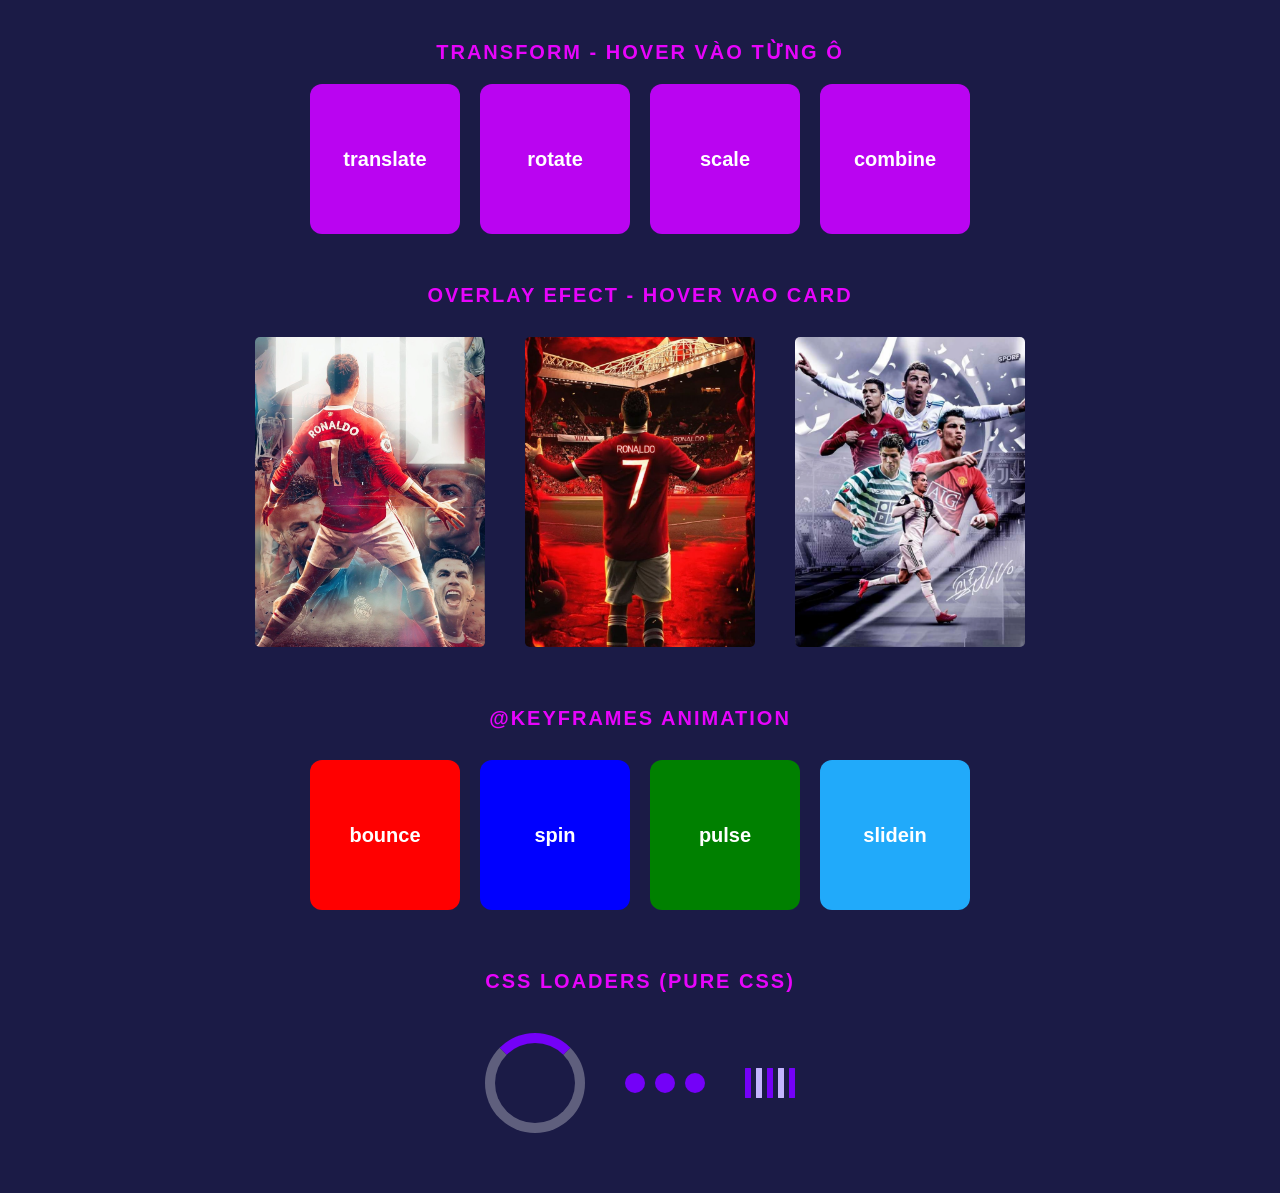
<file: Front_end/Buoi_5/BTVN/index.html>
<!DOCTYPE html>
<html lang="en">
<head>
    <meta charset="UTF-8">
    <meta name="viewport" content="width=device-width, initial-scale=1.0">
    <title>ALL IN</title>
    <link rel="stylesheet" href="style.css">
    
</head>
<body>
    <section>
        <h2> TRANSFORM - HOVER VÀO TỪNG Ô </h2>
        <div class="transform">
            <div class="cl box-translate">translate</div>
            <div class="cl box-rotate">rotate</div>
            <div class="cl box-scale">scale</div>
            <div class="cl box-combine">combine</div>
        </div>
    </section>
    <section >
        <h2> OVERLAY EFECT - HOVER VAO CARD </h2>
        <div class="overlay">
            <div class="card">
                <img src="Rocon1.jpg" >
                <div class="overlay-card1">CRISTIANO</div>
            </div>
            <div class="card">
                <img src="Rocon3.jpg" >
                <div class="overlay-card2">CR7</div>
            </div>
            <div class="card">
                <img src="Rocon2.webp" >
                <div class="overlay-card1">RONADO</div>
            </div>
        </div>
    </section>
    <section>
        <h2> @KEYFRAMES ANIMATION </h2>
        <div class="animation">
            <div class="cl box-bounce">bounce</div>
            <div class="cl box-spin">spin</div>
            <div class="cl box-pulse">pulse</div>
            <div class="cl box-slidein">slidein</div>
        </div>
    </section>
    <section>
        <h2>CSS LOADERS (PURE CSS)</h2>
        <div class="loaders">
            <div class="loader1"></div>
            <div class="loader2">
                <span></span><span></span><span></span>
            </div>
            <div class="loader3">
                <span></span><span></span><span></span><span></span><span></span>
            </div>

        </div>
    </section>
</body>
</html>
</file>
<file: Front_end/Buoi_3/index.css>
/* --- BIẾN MÀU & RESET --- */
:root {
    --primary-color: #f15b5b;
    --text-main: #222;
    --text-muted: #666;
    --bg-light: #f8f9fa;
}

* {
    margin: 0;
    padding: 0;
    box-sizing: border-box;
    font-family: 'Segoe UI', Roboto, Helvetica, Arial, sans-serif;
}

body {
    color: var(--text-main);
    line-height: 1.6;
}

/* --- TIỆN ÍCH (UTILITIES) --- */
.container {
    max-width: 1000px;
    margin: 0 auto;
    padding: 0 20px;
}

.section-padding {
    padding-top: 80px;
}

.text-muted {
    color: var(--text-muted);
    font-size: 15px;
    line-height: 1.8;
}

.text-center { text-align: center; }
.mb-40 { margin-bottom: 40px; }
.mt-40 { margin-top: 40px; }

.grid-2 {
    display: flex;
    gap: 60px;
}

.section-title {
    font-size: 14px;
    font-weight: 700;
    letter-spacing: 1.5px;
    margin-bottom: 25px;
    position: relative;
    display: inline-block;
    text-transform: uppercase;
}

.section-title::after {
    content: "";
    position: absolute;
    left: 0;
    bottom: -8px;
    width: 40px;
    height: 2px;
    background-color: var(--primary-color);
}

/* Nút bấm viền đỏ */
.btn-outline {
    display: inline-block;
    padding: 10px 25px;
    border: 1px solid var(--primary-color);
    color: var(--primary-color);
    text-decoration: none;
    font-size: 12px;
    font-weight: 600;
    letter-spacing: 1.5px;
    border-radius: 30px;
    transition: 0.3s;
    text-transform: uppercase;
}

.btn-outline:hover {
    background-color: var(--primary-color);
    color: #fff;
}

/* --- NAVBAR --- */
#navbar {
    border-bottom: 1px solid #eaeaea;
    background: #fff;
    position: sticky;
    top: 0;
    z-index: 100;
}

.nav-container {
    max-width: 1200px;
    margin: 0 auto;
    display: flex;
    justify-content: space-between;
    align-items: center;
    padding: 20px 20px;
}

.brand {
    display: flex;
    align-items: center;
    gap: 15px;
}

.logo {
    background-color: #000;
    color: #fff;
    width: 35px;
    height: 35px;
    display: flex;
    justify-content: center;
    align-items: center;
    font-size: 18px;
    font-weight: bold;
    border-radius: 4px;
}

.name {
    font-size: 14px;
    letter-spacing: 2px;
    font-weight: 500;
}

.social-links { display: flex; gap: 10px; }
.social-links a {
    background-color: var(--primary-color);
    color: white;
    width: 30px;
    height: 30px;
    display: flex;
    justify-content: center;
    align-items: center;
    border-radius: 50%;
    text-decoration: none;
    font-size: 14px;
    transition: 0.3s;
}
.social-links a:hover { background-color: #d14a4a; }

/* --- HERO --- */
.hero {
    display: flex;
    align-items: center;
    gap: 60px;
    padding-top: 60px;
}

.hero-image { flex: 1; }
.hero-image img {
    width: 100%;
    aspect-ratio: 1/1;
    object-fit: cover;
}

.hero-content { flex: 1.2; }
.subtitle {
    font-size: 12px;
    font-weight: 600;
    letter-spacing: 2px;
    margin-bottom: 20px;
}

.hero-content h1 {
    font-size: 36px;
    line-height: 1.3;
    font-weight: 400;
    margin-bottom: 40px;
}

.hero-content h1 strong { font-weight: 700; }

.stats { display: flex; gap: 40px; }
.stat-item h2 {
    color: var(--primary-color);
    font-size: 28px;
    margin-bottom: -5px;
}
.stat-item p { font-size: 13px; color: #777; font-weight: 500; }

/* --- SKILLS --- */
.skill-col { flex: 1; }
.tags {
    display: flex;
    flex-wrap: wrap;
    gap: 12px;
    margin-top: 30px;
}
.tag {
    padding: 8px 18px;
    border: 1px solid #ddd;
    border-radius: 30px;
    font-size: 14px;
    color: #444;
}

/* --- WORK EXPERIENCE --- */
.exp-col { flex: 1; }
.date {
    font-size: 13px;
    font-weight: 700;
    color: #333;
    margin-bottom: 5px;
}
.company {
    font-size: 22px;
    font-weight: 400;
    color: #444;
    margin-bottom: 5px;
}
.role {
    font-size: 15px;
    font-weight: 600;
    margin-bottom: 20px;
}
.exp-list {
    margin-top: 20px;
    padding-left: 20px;
}
.exp-list li { margin-bottom: 10px; }

/* --- LATEST WORKS --- */
.project-card {
    display: flex;
    background-color: var(--bg-light);
    margin-bottom: 40px;
    align-items: center;
}

.project-info {
    flex: 1;
    padding: 50px;
}

.project-info h3 {
    font-size: 24px;
    margin-bottom: 20px;
}

.project-info p {
    margin-bottom: 30px;
}

.project-img {
    flex: 1;
    display: flex;
}

.project-img img {
    width: 100%;
    height: 100%;
    object-fit: cover;
}

/* --- FOOTER --- */
.footer {
    background-color: #000;
    color: #fff;
    padding-top: 80px;
    margin-top: 80px;
    text-align: center;
}

.footer-subtitle {
    color: #888;
    font-size: 12px;
    font-weight: 600;
    letter-spacing: 2px;
    margin-bottom: 15px;
}

.footer h2 {
    font-size: 40px;
    font-weight: 700;
    margin-bottom: 10px;
}

.footer p {
    color: #ccc;
    margin-bottom: 30px;
}

/* Nút bấm nền đen viền đỏ */
.btn-outline-dark {
    display: inline-block;
    padding: 12px 30px;
    border: 1px solid var(--primary-color);
    color: var(--primary-color);
    text-decoration: none;
    font-size: 12px;
    font-weight: 600;
    letter-spacing: 1.5px;
    border-radius: 30px;
    transition: 0.3s;
}

.btn-outline-dark:hover {
    background-color: var(--primary-color);
    color: #fff;
}

.copyright {
    margin-top: 80px;
    padding: 20px;
    border-top: 1px solid #222;
}

.copyright p {
    margin: 0;
    font-size: 12px;
    color: #666;
}
</file>
<file: Front_end/Buoi_3/BTVN/index.css>
*{
    margin: 0;
    padding: 0;
    box-sizing: border-box;
}

body{
    font-family: 'Poppins', sans-serif;
    background-color: black;
    color: white;
    overflow:hidden;
}

.home_section{
    position: relative;
    display: flex;
    flex-direction: column;
    justify-content: space-between;
    width:100vw;
    height:100vh;
    padding: 2vh 2vw;
}

nav{
    width: 100%;
    display: flex;
    justify-content: space-between;
}
.nav_contact_link{
    height: 5vh;
    padding: 0.75ch 1.5vw;
    border: 1px solid white;
    border-radius: 20px;
    cursor: pointer;
}
.nav_contact_link:hover{
    background-color: white;
    color: black;
    transition: 0.3s ease-in-out;
}

.sub_hero_text{
    display:flex;
    justify-content: flex-end;
    font-size: 1vw;
    font-weight: 400;
}

.sub_hero_text p{
    width: 35vw;
    margin-top: 5vh;
}

.Hero_text{
    font-family: "Anton", sans-serif;
    font-size: 12.5vw;
    line-height: 1;
    text-transform: uppercase;
}

.scroll_btn{
    position: absolute;
    bottom: 2vh;
    right: 2vh;
}
</file>
<file: Front_end/Buoi_5/BTVN/style.css>
*{margin: 0; padding:0; box-sizing: border-box}
        body{
            font-family: 'Segoe', sans-serif;
            background: rgb(27, 27, 70);
            color: white;
            padding:40px;
            display: flex;
            flex-direction: column;
            align-items: center;
            gap: 50px;
        }
        h2{
            text-align: center;
            color: rgb(231, 4, 252);
            margin-bottom:20px;
            font-size: 20px;
            letter-spacing: 2px;
        }
        .transform {display:flex; gap:20px;}
        .cl{
            width:150px;
            height:150px;
            background: rgb(186, 4, 241);
            border-radius:12px;
            display: flex;
            justify-content: center;
            align-items: center;
            color: white;
            font-size: 20px;
            font-weight: 800;
            cursor: pointer;
            transition: transform 0.5s ease;
        }

        .box-translate:hover{
            transform: translateX(25px);

        }
        .box-rotate:hover{
            transform: rotate(45deg);
        }
        .box-scale:hover{
            transform: scale(1.2);
        }
        .box-combine:hover{
            transform: translateY(-25px) rotate(45deg) scale(1.2);
        }
        
        .overlay{
            display: flex;
            gap: 20px;
            justify-content: center;
        }
        .card{
            position: relative;
            width: 250px;
            height: 330px;
            overflow: hidden;
            border-radius: 12px;
            cursor: pointer;
            padding: 10px;
        }
        .card img{
            width: 100%;
            height: 100%;
            object-fit: cover;
            display:block;
            transition: transform 0.5s ease;
            border-radius: 5px;
        }
        .card:hover img{
            transform: scale(1.1);
        }
        .overlay-card1{
            position: absolute;
            inset:0;
            background: linear-gradient(to top, rgb(250, 249, 249,0.9)0%, transparent 75%);
            display: flex;
            justify-content: center;
            opacity:0;
            transition: opacity 0.5s ease;
            align-items: flex-end;
            padding:15px;
            font-size: 20px;
            font-weight: 800;
            color: black;
            letter-spacing: 2px;
        }
        .card:hover .overlay-card1{
            opacity:1;
        }
        .overlay-card2{
            position: absolute;
            inset:0;
            background: linear-gradient(to top, rgba(245, 3, 3, 0.9)0%, transparent 75%);
            display: flex;
            justify-content: center;
            opacity:0;
            transition: opacity 0.5s ease;
            align-items: flex-end;
            padding:15px;
            font-size: 20px;
            font-weight: 800;
            color: white;
            letter-spacing: 2px;
        }
        .card:hover .overlay-card2{
            opacity:1;
        }
        
        .animation{
            display: flex;
            gap: 20px;
            justify-content: center;
            padding:10px;
        }

        @keyframes bounce {
            0%, 100% {
                transform: translateY(0);
            }
            50% {
                transform: translateY(-20px);
            }
        }

        @keyframes spin {
            0% {
                transform: rotate(0deg);
            }
            100% {
                transform: rotate(360deg);
            }
        }
        @keyframes pulse {
            0%, 100% {
                transform: scale(1);
            }
            50% {
                transform: scale(1.2);
            }
        }
    
        .box-bounce{ 
            background: red;
            animation: bounce 1s infinite;
        }
        .box-spin{ 
            background: blue;
            animation: spin 1s infinite;
        }
        .box-pulse{ 
            background: green;
            animation: pulse 1s infinite;
        }
        .box-slidein{
            background: rgb(33, 170, 250);
        }
        
        .loaders{
            display: flex;
            gap: 40px;
            justify-content: center;
            align-items: center;
            padding:20px;
        }
        .loader1{
            width: 100px;
            height: 100px;
            border: 10px solid rgba(255, 255, 255, 0.3);
            border-top-color:rgb(116, 1, 248);
            border-radius: 50%;
           animation: spin 1s linear infinite;
        }

        .loader2{
            display:flex;
            gap: 10px;
        }
        .loader2 span{
            width: 20px;
            height: 20px;
            background: rgb(116, 1, 248);
            border-radius: 50%;
            animation: bounce 1s ease-in-out infinite;
        }
        .loader2 span:nth-child(2){
            animation-delay: 0.2s;
        }
        .loader2 span:nth-child(3){
            animation-delay: 0.4s;
        }

        .loader3{
            display: flex;
            gap: 5px;
            align-items: center;
            height: 50px;
        }
        .loader3 span{
            width: 6px;
            height: 30px;
            background: rgb(116, 1, 248);
            border-radius: 3%;
            animation: bar 1s ease-in-out infinite;
        }
        @keyframes bar {
        0%, 100% { transform: scaleY(0.4); }
        50%       { transform: scaleY(1.2); }
        }
        .loader3 span:nth-child(2){
            animation-delay: 0.1s;
            background: #c4b5fd;
        }
        .loader3 span:nth-child(3){
            animation-delay: 0.2s;
        }
        .loader3 span:nth-child(4){
            animation-delay: 0.3s;
            background: #c4b5fd;
        }
        .loader3 span:nth-child(5){
            animation-delay: 0.4s;
        }
</file>
